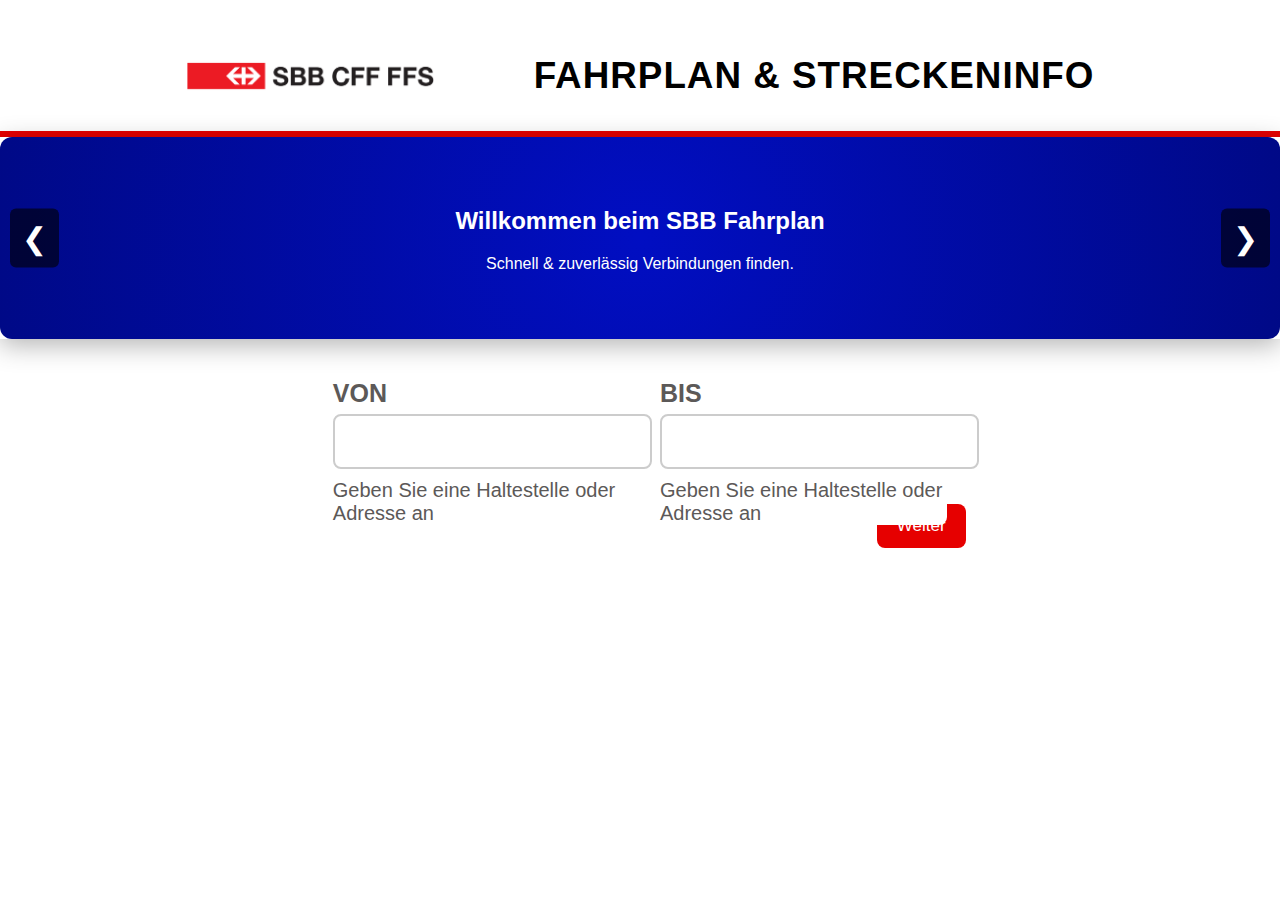
<file: index.html>
<!DOCTYPE html>
<html lang="de">
<head>
  <!-- Meta-Tags für korrekte Anzeige auf Mobilgeräten und Zeichencodierung -->
  <meta name="viewport" content="width=device-width, initial-scale=1.0">
  <meta charset="UTF-8">

  <!-- Beschreibung für Suchmaschinen und Vorschaubilder -->
  <meta name="description"
        content="Finde schnell und einfach SBB-Verbindungen mit Abfahrtszeit, Dauer und Umstiegen. Fahrplan-Suche mit Autocomplete und Echtzeitdaten.">

  <!-- Titel, der im Browser-Tab angezeigt wird -->
  <title>SBB Fahrplan</title>

  <!-- CSS-Datei für Layout, Farben, Buttons, Karussell usw. -->
  <link rel="stylesheet" href="formular-css.css">
</head>

<body>

  <!-- HEADER: Logo und Titel -->
  <header class="sbb-header">
    <img src="SBB.png" alt="SBB Logo" class="sbb-logo">
    <h1>FAHRPLAN & STRECKENINFO</h1>
  </header>

  <!-- Rote Linie unter dem Header als Design-Element -->
  <div class="sbb-redline"></div>

  <!-- KARUSSELL MIT PFEILEN -->
  <div class="carousel">
    <!-- Linker Pfeil: springt zum vorherigen Item -->
    <button class="carousel-btn left" id="prevBtn">&#10094;</button>

    <!-- Wrapper, der die Track-Items enthält; nur ein Item ist sichtbar -->
    <div class="carousel-track-wrapper">
      <div class="carousel-track" id="carouselTrack">
        <!-- Einzelne Karussell-Items -->
        <div class="carousel-item">
          <h2>Willkommen beim SBB Fahrplan</h2>
          <p>Schnell & zuverlässig Verbindungen finden.</p>
        </div>
        <div class="carousel-item">
          <h2>Echtzeitdaten</h2>
          <p>Verspätungen und Ausfälle live abrufen.</p>
        </div>
        <div class="carousel-item">
          <h2>Alle Verkehrsmittel</h2>
          <p>Zug, Bus, Tram, Schiff – alles in einer Suche.</p>
        </div>
      </div>
    </div>

    <!-- Rechter Pfeil: springt zum nächsten Item -->
    <button class="carousel-btn right" id="nextBtn2">&#10095;</button>
  </div>

  <!-- FAHRPLAN-FORMULAR -->
  <form id="fahrplanForm" class="fahrplan-container">

    <!-- STEP 1: Start- und Zielort -->
    <div id="step1">
      <div class="grid-2">
        <!-- Startort -->
        <div>
          <label for="from">VON</label>
          <div class="input-wrapper">
            <input type="text" id="from" autocomplete="off">
            <!-- Vorschläge für Autocomplete -->
            <div id="fromSuggestions" class="suggestions">
              Geben Sie eine Haltestelle oder Adresse an
            </div>
          </div>
          <!-- Fehleranzeige bei ungültiger Eingabe -->
          <span id="fromError" class="error"></span>
        </div>

        <!-- Zielort -->
        <div>
          <label for="to">BIS</label>
          <div class="input-wrapper">
            <input type="text" id="to" autocomplete="off">
            <div id="toSuggestions" class="suggestions">
              Geben Sie eine Haltestelle oder Adresse an
            </div>
          </div>
          <span id="toError" class="error"></span>
        </div>
      </div>

      <!-- Button zum Wechsel zu Step 2 -->
      <div class="button-wrapper">
        <button type="button" id="nextBtn" class="sbb-btn">Weiter</button>
      </div>
    </div>

    <!-- STEP 2: Datum & Zeit -->
    <div id="step2" class="hidden">
      <div class="grid-2">
        <!-- Abfahrtsdatum -->
        <div>
          <label for="date">DATUM</label>
          <input type="date" id="date">
          Geben Sie Ihr Abfahrtsdatum an
        </div>

        <!-- Abfahrtszeit -->
        <div>
          <label for="time">ZEIT</label>
          <input type="time" id="time">
          Geben Sie Ihre Abfahrtszeit an
        </div>
      </div>

      <!-- Button zum Absenden des Formulars -->
      <button type="submit" class="sbb-btn">Fahrplan suchen</button>
    </div>

  </form>

  <!-- ERGEBNISSE DER FAHRPLAN-SUCHE -->
  <div id="results" class="hidden results-box">
    <h2><strong>Verbindungen</strong></h3>

    <!-- Loader wird angezeigt, während Daten geladen werden -->
    <div id="loader" class="loader hidden"></div>

    <!-- Liste der Verbindungen; JS füllt <li>-Elemente dynamisch -->
    <ul id="connections"></ul>
  </div>

  <!-- JAVASCRIPT-Datei für Interaktivität -->
  <script src="formular-js.js"></script>

  <!-- 
  Erklärung der wichtigsten Funktionen:

  1. Karussell:
     - Die Track-Elemente werden per JS verschoben (translateX), nur ein Item sichtbar.
     - Buttons left/right steuern die Bewegung.

  2. Step-Wizard (Step1 → Step2):
     - Step2 ist initially hidden.
     - Nach Klick auf "Weiter" prüft JS die Eingaben von Step1.
     - Wenn gültig, wird Step1 hidden und Step2 sichtbar.

  3. Autocomplete:
     - JS hört auf Tastatureingaben in "from" und "to".
     - Zeigt passende Haltestellen/Adressen im div mit id fromSuggestions/toSuggestions.
     - Klick auf Vorschlag füllt das Input-Feld.

  4. Fehleranzeigen:
     - Leere oder ungültige Eingaben zeigen Text in fromError/toError.
     - Wird dynamisch per JS angezeigt/entfernt.

  5. Loader & Ergebnisse:
     - Beim Absenden: loader sichtbar.
     - JS ruft Fahrplandaten ab (z.B. SBB API).
     - Ergebnisse als <li> in "connections" eingefügt.
     - Nach Laden: loader hidden, results sichtbar.
  -->

</body>
</html>
</file>
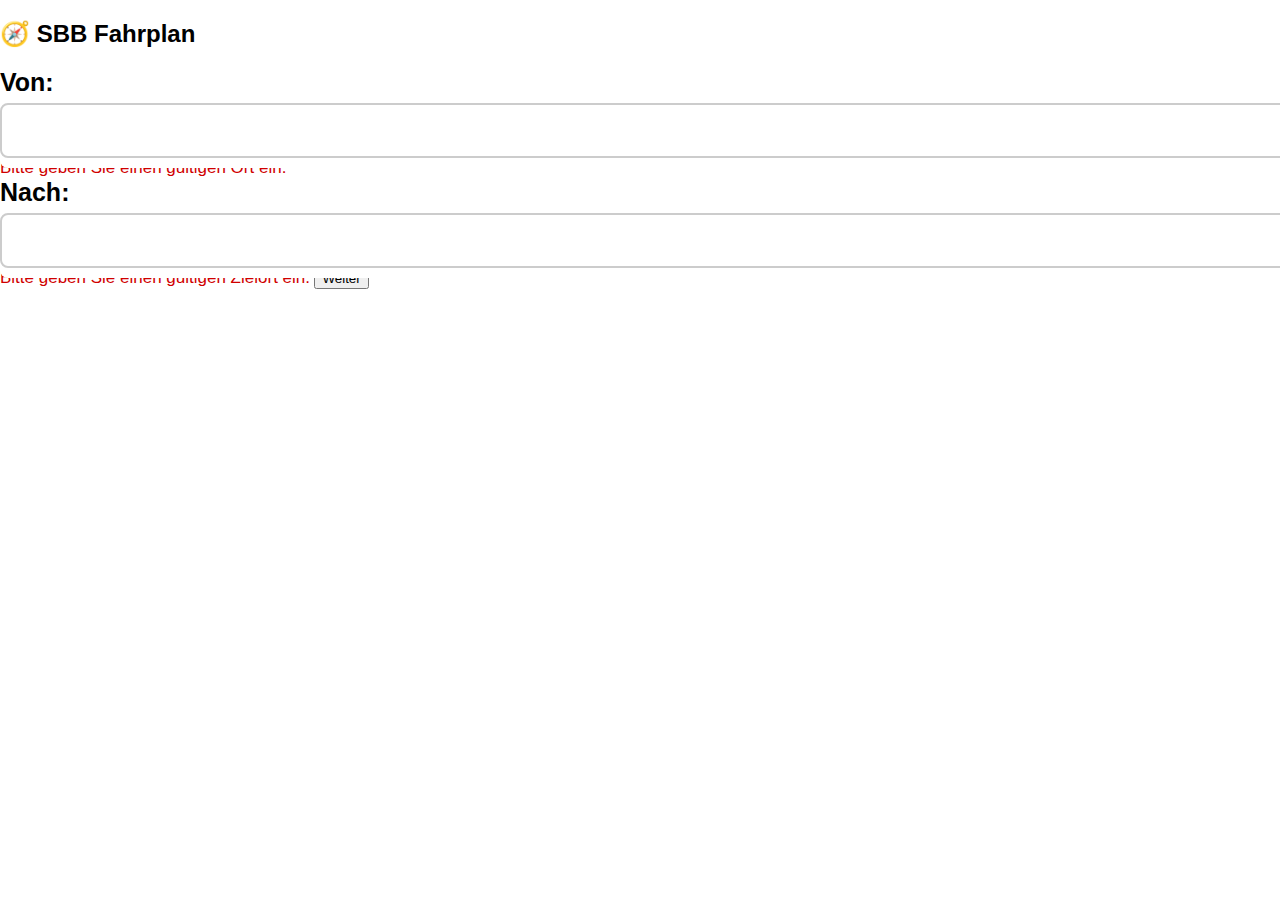
<file: formular.html>
<!DOCTYPE html>
<html lang="de">
<head>
  <meta charset="UTF-8">
  <title>SBB Fahrplan Formular</title>
  <link rel="stylesheet" href="formular-css.css">
</head>
<body>

  <h2>🧭 SBB Fahrplan</h2>

  <form id="fahrplanForm">
    <!-- Schritt 1 -->
    <div class="step" id="step1">
      <label for="from">Von:</label>
      <input type="text" id="from" name="from" required aria-describedby="fromError" autocomplete="off">
      <div id="fromSuggestions" class="suggestions"></div>
      <span id="fromError" class="error">Bitte geben Sie einen gültigen Ort ein.</span>

      <label for="to">Nach:</label>
      <input type="text" id="to" name="to" required aria-describedby="toError" autocomplete="off">
      <div id="toSuggestions" class="suggestions"></div>
      <span id="toError" class="error">Bitte geben Sie einen gültigen Zielort ein.</span>

      <button type="button" id="nextBtn">Weiter</button>
    </div>

    <!-- Schritt 2 -->
    <div class="step hidden" id="step2">
      <label for="date">Abfahrtsdatum:</label>
      <input type="date" id="date" name="date" required aria-describedby="dateError">
      <span id="dateError" class="error">Bitte wählen Sie ein gültiges Datum.</span>

      <label for="time">Abfahrtszeit:</label>
      <input type="time" id="time" name="time" required aria-describedby="timeError">
      <span id="timeError" class="error">Bitte geben Sie eine gültige Zeit ein.</span>

      <button type="submit">Fahrplan suchen</button>
    </div>
  </form>

  <!-- Ergebnisse -->
  <div id="results" class="hidden">
    <h3>Verbindungen</h3>
    <ul id="connections"></ul>
  </div>

  <script src="formular-js.js"></script>
</body>
</html>
</file>
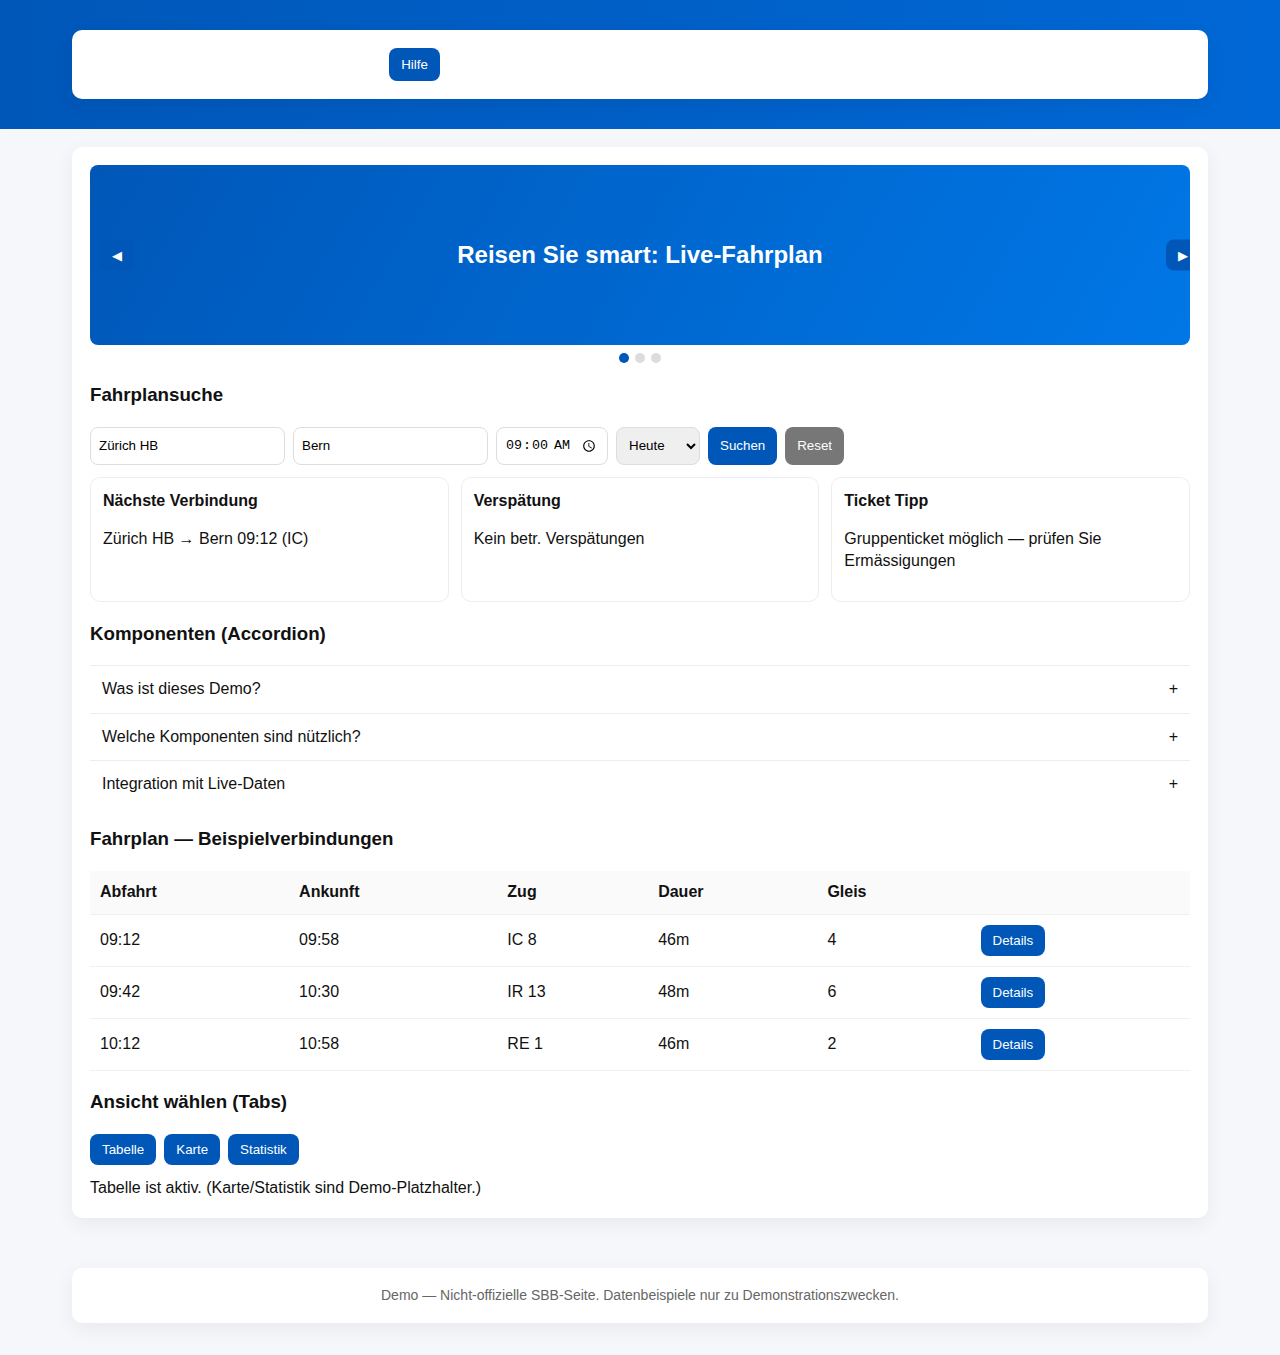
<file: test-components.html>
<!doctype html>
<html lang="de">
<head>
  <meta charset="utf-8">
  <meta name="viewport" content="width=device-width,initial-scale=1">
  <title>SBB Fahrplan — Komponenten Demo</title>
  <style>
    :root{--accent:#0057b8;--muted:#666}
    body{font-family:Inter,Segoe UI,Arial,sans-serif;line-height:1.4;margin:0;background:#f6f7fb;color:#111}
    header{background:linear-gradient(90deg,var(--accent),#0068d6);color:#fff;padding:12px 18px}
    .container{max-width:1100px;margin:18px auto;padding:18px;background:#fff;border-radius:10px;box-shadow:0 6px 20px rgba(15,20,30,0.06)}
    nav{display:flex;gap:12px;align-items:center}
    nav .brand{font-weight:700}
    .controls{margin-left:auto;display:flex;gap:8px}
    .btn{background:var(--accent);color:#fff;border:none;padding:8px 12px;border-radius:8px;cursor:pointer}
    .btn.ghost{background:transparent;color:#fff;border:1px solid rgba(255,255,255,0.2)}

    /* Carousel */
    .carousel{position:relative;overflow:hidden;border-radius:8px}
    .slides{display:flex;transition:transform .5s ease}
    .slide{min-width:100%;padding:28px;box-sizing:border-box;display:flex;align-items:center;justify-content:center;height:180px;color:#fff}
    .slide h2{margin:0}
    .carousel .nav{position:absolute;top:50%;transform:translateY(-50%);width:100%;display:flex;justify-content:space-between;padding:0 10px}
    .dotbar{display:flex;gap:6px;justify-content:center;margin-top:8px}
    .dot{width:10px;height:10px;border-radius:50%;background:#ddd;cursor:pointer}
    .dot.active{background:var(--accent)}

    /* Search form */
    form.search{display:flex;gap:8px;flex-wrap:wrap;margin:12px 0}
    form.search input, form.search select{padding:8px;border-radius:8px;border:1px solid #ddd}

    /* Accordion */
    .accordion{margin-top:14px}
    .acc-item{border-top:1px solid #eee}
    .acc-header{display:flex;justify-content:space-between;align-items:center;padding:12px;cursor:pointer}
    .acc-body{padding:12px;border-top:1px solid #f0f0f0;display:none}

    /* Timetable table */
    table{width:100%;border-collapse:collapse;margin-top:12px}
    th,td{padding:10px;border-bottom:1px solid #f0f0f0;text-align:left}
    th{background:#fafafa}
    tr:hover{background:#fbfdff}

    /* Cards */
    .cards{display:grid;grid-template-columns:repeat(auto-fit,minmax(200px,1fr));gap:12px;margin-top:12px}
    .card{padding:12px;border-radius:10px;border:1px solid #eee;background:#fff}

    /* Modal */
    .modal-backdrop{position:fixed;inset:0;background:rgba(0,0,0,0.45);display:none;align-items:center;justify-content:center}
    .modal{background:#fff;padding:18px;border-radius:10px;max-width:600px;width:90%}

    footer{padding:14px;text-align:center;color:var(--muted);font-size:14px}

    @media (max-width:700px){.controls{display:none}}
  </style>
</head>
<body>
  <header>
    <div class="container" style="display:flex;align-items:center">
      <nav>
        <div class="brand">SBB Fahrplan — Komponenten Demo</div>
        <div class="controls">
          <button class="btn" id="helpBtn">Hilfe</button>
          <button class="btn ghost" id="aboutBtn">Über</button>
        </div>
      </nav>
    </div>
  </header>

  <main class="container" role="main">
    <!-- Carousel -->
    <section aria-label="Highlights">
      <div class="carousel" id="carousel">
        <div class="slides" id="slides">
          <div class="slide" style="background:linear-gradient(120deg,#0057b8,#0077e6)"><h2>Reisen Sie smart: Live-Fahrplan</h2></div>
          <div class="slide" style="background:linear-gradient(120deg,#006f3c,#009955)"><h2>Pünktlich ankommen: Verbindungen vergleichen</h2></div>
          <div class="slide" style="background:linear-gradient(120deg,#8a3ffc,#5b2be6)"><h2>Ticketinfos & Verspätungen</h2></div>
        </div>
        <div class="nav">
          <button class="btn" id="prev">◀</button>
          <button class="btn" id="next">▶</button>
        </div>
      </div>
      <div class="dotbar" id="dots"></div>
    </section>

    <!-- Search form (component) -->
    <section aria-label="Fahrplansuche">
      <h3>Fahrplansuche</h3>
      <form class="search" id="searchForm" onsubmit="return false">
        <input id="from" placeholder="Ab (z. B. Zürich HB)" value="Zürich HB">
        <input id="to" placeholder="Nach (z. B. Bern)" value="Bern">
        <input type="time" id="time" value="09:00">
        <select id="day">
          <option value="today">Heute</option>
          <option value="tomorrow">Morgen</option>
        </select>
        <button class="btn" id="searchBtn">Suchen</button>
        <button class="btn" id="resetBtn" type="button" style="background:#777">Reset</button>
      </form>
    </section>

    <!-- Cards (component) -->
    <section aria-label="Schnelle Infos">
      <div class="cards">
        <div class="card"><strong>Nächste Verbindung</strong><p id="nextConn">Zürich HB → Bern 09:12 (IC)</p></div>
        <div class="card"><strong>Verspätung</strong><p id="delay">Kein betr. Verspätungen</p></div>
        <div class="card"><strong>Ticket Tipp</strong><p>Gruppenticket möglich — prüfen Sie Ermässigungen</p></div>
      </div>
    </section>

    <!-- Accordion (component) -->
    <section class="accordion" aria-label="Erklärung Komponenten">
      <h3>Komponenten (Accordion)</h3>
      <div class="acc-item">
        <div class="acc-header" data-acc="a1">Was ist dieses Demo? <span>+</span></div>
        <div class="acc-body" id="a1">Dies ist eine statische Demo eines Fahrplans mit UI-Komponenten: Carousel, Accordion, Modal, Search, Cards, Tabelle.</div>
      </div>
      <div class="acc-item">
        <div class="acc-header" data-acc="a2">Welche Komponenten sind nützlich? <span>+</span></div>
        <div class="acc-body" id="a2">Für Ihr Projekt besonders hilfreich sind: die Suchkomponente (Fahrplansuche), der Fahrplan-Tabellen-Viewer, Filter/Sortierung und Info-Modals für einzelne Verbindungen.</div>
      </div>
      <div class="acc-item">
        <div class="acc-header" data-acc="a3">Integration mit Live-Daten <span>+</span></div>
        <div class="acc-body" id="a3">Für Echtzeitdaten würden Sie eine API (z.B. SBB Open API) nutzen. Hier ist eine statische Simulation.</div>
      </div>
    </section>

    <!-- Timetable (component: table + modal) -->
    <section aria-label="Fahrplantabelle">
      <h3>Fahrplan — Beispielverbindungen</h3>
      <table id="timetable" role="table">
        <thead>
          <tr><th>Abfahrt</th><th>Ankunft</th><th>Zug</th><th>Dauer</th><th>Gleis</th><th></th></tr>
        </thead>
        <tbody>
          <!-- sample rows -->
          <tr data-id="1"><td>09:12</td><td>09:58</td><td>IC 8</td><td>46m</td><td>4</td><td><button class="btn details">Details</button></td></tr>
          <tr data-id="2"><td>09:42</td><td>10:30</td><td>IR 13</td><td>48m</td><td>6</td><td><button class="btn details">Details</button></td></tr>
          <tr data-id="3"><td>10:12</td><td>10:58</td><td>RE 1</td><td>46m</td><td>2</td><td><button class="btn details">Details</button></td></tr>
        </tbody>
      </table>
    </section>

    <!-- Tabs (additional component) -->
    <section aria-label="Tabs">
      <h3>Ansicht wählen (Tabs)</h3>
      <div style="display:flex;gap:8px">
        <button class="btn" data-tab="table">Tabelle</button>
        <button class="btn" data-tab="map">Karte</button>
        <button class="btn" data-tab="stats">Statistik</button>
      </div>
      <div id="tabContent" style="margin-top:12px">Tabelle ist aktiv. (Karte/Statistik sind Demo-Platzhalter.)</div>
    </section>

  </main>

  <footer>
    <div class="container">Demo — Nicht-offizielle SBB-Seite. Datenbeispiele nur zu Demonstrationszwecken.</div>
  </footer>

  <!-- Modal -->
  <div class="modal-backdrop" id="modal">
    <div class="modal" role="dialog" aria-modal="true" aria-labelledby="modalTitle">
      <h3 id="modalTitle">Verbindungsdetails</h3>
      <div id="modalBody"></div>
      <div style="text-align:right;margin-top:12px">
        <button class="btn" id="closeModal">Schliessen</button>
      </div>
    </div>
  </div>

  <script>
    // Simple Carousel
    (function(){
      const slides = document.getElementById('slides');
      const total = slides.children.length; let idx = 0; const dots = document.getElementById('dots');
      for(let i=0;i<total;i++){const d=document.createElement('div');d.className='dot';d.dataset.i=i;d.addEventListener('click',()=>go(i));dots.appendChild(d)}
      function update(){slides.style.transform='translateX(' + (-idx*100) + '%)';Array.from(dots.children).forEach((d,i)=>d.classList.toggle('active',i===idx))}
      function go(i){idx=i;update()}
      document.getElementById('prev').addEventListener('click',()=>{idx=(idx-1+total)%total;update()});
      document.getElementById('next').addEventListener('click',()=>{idx=(idx+1)%total;update()});
      update();
      // autoplay
      let timer=setInterval(()=>{idx=(idx+1)%total;update()},5000);
      document.getElementById('carousel').addEventListener('mouseover',()=>clearInterval(timer));
      document.getElementById('carousel').addEventListener('mouseout',()=>timer=setInterval(()=>{idx=(idx+1)%total;update()},5000));
    })();

    // Accordion
    document.querySelectorAll('.acc-header').forEach(h=>{
      h.addEventListener('click',()=>{
        const id = h.dataset.acc; const body = document.getElementById(id);
        const open = body.style.display === 'block';
        // close others
        document.querySelectorAll('.acc-body').forEach(b=>b.style.display='none');
        document.querySelectorAll('.acc-header span').forEach(s=>s.textContent='+');
        if(!open){body.style.display='block';h.querySelector('span').textContent='−'}
      })
    });

    // Modal & Details
    const modal = document.getElementById('modal');
    const modalBody = document.getElementById('modalBody');
    document.querySelectorAll('.details').forEach(btn=>btn.addEventListener('click',e=>{
      const tr = e.target.closest('tr'); const id = tr.dataset.id;
      // sample details based on id
      const samples = {
        '1':{route:'Zürich HB → Bern via Olten',stops:['Zürich HB','Olten','Bern'],notes:'IC — Sitzplatz empfohlen.'},
        '2':{route:'Zürich HB → Bern (Regional)',stops:['Zürich HB','Regensdorf','Aarau','Bern'],notes:'IR — mehrere Zwischenhalte.'},
        '3':{route:'Zürich HB → Bern (RE)',stops:['Zürich HB','Baden','Olten','Bern'],notes:'RE — Regionalexpress.'}
      };
      const info = samples[id]||{route:'Unbekannt',stops:[],notes:''};
      modalBody.innerHTML = `<p><strong>Route:</strong> ${info.route}</p><p><strong>Halte:</strong> ${info.stops.join(', ')}</p><p><strong>Hinweis:</strong> ${info.notes}</p>`;
      modal.style.display='flex';
    }));
    document.getElementById('closeModal').addEventListener('click',()=>modal.style.display='none');
    modal.addEventListener('click',e=>{if(e.target===modal)modal.style.display='none'});

    // Search form filters table (static demo)
    document.getElementById('searchBtn').addEventListener('click',()=>{
      const from = document.getElementById('from').value.toLowerCase();
      const to = document.getElementById('to').value.toLowerCase();
      // For demo just update cards and simulate results
      document.getElementById('nextConn').textContent = `${from || 'Start'} → ${to || 'Ziel'} 09:12 (IC)`;
      document.getElementById('delay').textContent = 'Keine aktuellen Störungen';
      // highlight first row
      const rows = document.querySelectorAll('#timetable tbody tr');
      rows.forEach(r=>r.style.background='');
      rows[0].style.background='rgba(0,87,184,0.06)';
    });
    document.getElementById('resetBtn').addEventListener('click',()=>{document.getElementById('from').value='Zürich HB';document.getElementById('to').value='Bern';document.getElementById('time').value='09:00';document.getElementById('nextConn').textContent='Zürich HB → Bern 09:12 (IC)';document.getElementById('delay').textContent='Kein betr. Verspätungen'});

    // Tabs
    document.querySelectorAll('[data-tab]').forEach(b=>b.addEventListener('click',()=>{
      const t = event.target.dataset.tab; const c=document.getElementById('tabContent');
      if(t==='table') c.textContent='Tabelle ist aktiv. (Sie sehen die Liste oben).';
      if(t==='map') c.textContent='Kartenansicht — hier könnten Sie eine Karte einbetten (z.B. Leaflet).';
      if(t==='stats') c.textContent='Statistik — Beispiel: Auslastung, Durchschnittsverspätung.';
    }));

    // About/help buttons
    document.getElementById('helpBtn').addEventListener('click',()=>alert('Dieses Demo zeigt UI-Komponenten. Für Live-Daten SBB API integrieren.'));
    document.getElementById('aboutBtn').addEventListener('click',()=>alert('Nicht-offizielles Demo — nur Beispielcode.'));

    // Accessibility: keyboard support for accordion
    document.querySelectorAll('.acc-header').forEach(h=>{h.tabIndex=0;h.addEventListener('keydown',e=>{if(e.key==='Enter'||e.key===' ')h.click()})});
  </script>
</body>
</html>
</file>
<file: formular-css.css>
/* --- Global --- ganzes Dokument festgelegt*/
body {
  font-family: Arial, Helvetica, sans-serif;
  margin: 0;
  padding: 0;
  background: white;
}

/* --- Hidden --- */
.hidden {
  display: none;
}

/* --- Header --- */
.sbb-header {
  display: flex;
  align-items: center;
  justify-content: center;
  gap: 100px;
  padding: 30px 20px 10px;
}

.sbb-logo {
  height: auto;
  width: 20%;
}

.sbb-header h1 {
  font-size: 230%;
  font-weight: 700;
  letter-spacing: 1px;
}

/* Rote Linie */
.sbb-redline {
  height: 6px;
  background: #e60000;
  width: 100%;
}

/* --- KARUSSELL --- */
.carousel {
  width: 100%;
  overflow: hidden;
  background: rgb(255, 255, 255);
  position: relative;
  padding-top: 0px;
  padding-bottom: 0px;
  color: white;
  box-shadow: 0 6px 25px rgba(0, 0, 0, 0.3); /* horizontal, vertikal, Weichzeichner, Farbe */
}

.carousel-track-wrapper {
  width: 100%;
  overflow: hidden;
}

.carousel-track {
  display: flex;
  transition: transform 0.5s ease;
}

.carousel-item {
  min-width: 100%;
  padding: 50px 20px;
  text-align: center;
  box-sizing: border-box;
}

.carousel-item:nth-child(1),
.carousel-item:nth-child(2),
.carousel-item:nth-child(3) {
  border-radius: 12px;

  background: radial-gradient(
    circle,
    #010ec2 0%,     /* hell in der Mitte */
    #000987 100%,    /* dunkel außen */
    #000987 100%
  );
}



/* Pfeile */
.carousel-btn {
  position: absolute;
  top: 50%;
  transform: translateY(-50%);
  border: none;
  color: #e60;
  font-size: 30px;
  padding: 10px 15px;
  border-radius: 50%;
  cursor: pointer;
}


.carousel-btn.left {
  left: 20px;
}

.carousel-btn.right {
  right: 20px;
}

.carousel-btn {
  position: absolute;
  top: 50%;
  transform: translateY(-50%);
  background: rgba(0,0,0,0.6);
  color: white;
  border: none;
  padding: 12px;
  cursor: pointer;
  border-radius: 6px;

  /* WICHTIG: Pfeile immer über allem anzeigen */
  z-index: 9999;
  pointer-events: auto;
}

.carousel-btn.left {
  left: 10px;
}

.carousel-btn.right {
  right: 10px;
}


/* Loader & rest bleibt identisch wie bisher */
.loader {
  border: 6px solid #ccc;
  border-top: 6px solid #e60000;
  border-radius: 50%;
  width: 50px;
  height: 50px;
  margin: 20px auto;
  animation: spin 1s linear infinite;
}


/* --- Container --- */
.fahrplan-container {
  max-width: 50%;
  margin: 40px 26%;
}

/* --- Grid Layout (2 Spalten) --- */
.grid-2 {
  display: grid;
  grid-template-columns: 1fr 1fr;
  gap: 40px;
  margin-bottom: 35px;
  color: #5c5958;
  font-size: 20px;
}

/* --- Inputs --- */
label {
  font-weight: bold;
  display: block;
  margin-bottom: 6px;
  font-size: 25px;
}

input {
  padding: 14px;
  font-size: 20px;
  border: 2px solid #ccc;
  border-radius: 8px;
  width: 100%;
}

/* Validierung */
input.valid { border-color: #009900; }
input.invalid { border-color: #d00000; }

.error {
  color: #d00000;
  font-size: 17px;
  margin-top: 35px;
}

/* Validierung für Datum/Zeit */
input[type="date"].valid,
input[type="time"].valid {
  border-color: #009900;
}

input[type="date"].invalid,
input[type="time"].invalid {
  border-color: #d00000;
}

/* Autocomplete */
.input-wrapper {
  position: relative;
}

.suggestions {
  position: absolute;
  color: #5c5958;
  border-top: none;
  width: 100%;
  z-index: 50;
  background: white;
  border-radius: 0 0 8px 8px;
  font-size: 20px;
  padding-top: 10px;
}

.suggestions div {
  padding: 10px;
  cursor: pointer;
}

.suggestions div:hover {
  background: #e8f0ff;
}

/* Buttons */
.sbb-btn {
  background: #e60000;
  color: white;
  border: none;
  padding: 12px 20px;
  font-size: 17px;
  border-radius: 8px;
  cursor: pointer;
  margin-right: -3%;
}

.sbb-btn:hover {
  background: #bb0000;
}

.button-wrapper {
  text-align: right;
  margin-top: 10px;
}

/* Result Box */
.results-box {
  max-width: 50%;
  margin: 30px 26%;
  background: white;
  border-radius: 12px;
}

.verbindung {
  font-size: 30px;
}

#connections li {
  list-style: none;
  background: #0011ffc3;
  padding: 15px;
  margin: 10px 0;
  border-radius: 10px;
  color: rgb(0, 0, 0);
  font-weight: 500;
  font-size: 120%;
}

/* --- LADE-ANIMATION --- */
.loader {
  border: 6px solid #ccc;
  border-top: 6px solid #e60000;
  border-radius: 50%;
  width: 50px;
  height: 50px;
  margin: 20px auto;
  animation: spin 1s linear infinite;
}

@keyframes spin {
  0% { transform: rotate(0deg); }
  100% { transform: rotate(360deg); }
}


/* =========================
   RESPONSIVE DESIGN
   ========================= */

/* --- Tablets & kleinere Screens --- */
@media (max-width: 1024px) {

  .fahrplan-container,
  .results-box {
    max-width: 80%;
    margin: 30px auto;
  }

  .sbb-header {
    gap: 40px;
  }

  .sbb-logo {
    width: 30%;
  }
}

/* --- Mobile (Portrait) --- */
@media (max-width: 1200px) {

  /* Header */
  .sbb-header {
    flex-direction: column;
    gap: 15px;
    text-align: center;
  }

  .sbb-logo {
    width: 45%;
  }

  .sbb-header h1 {
    font-size: 180%;
  }

  /* Carousel */
  .carousel-item {
    padding: 35px 15px;
  }

  .carousel-item h2 {
    font-size: 22px;
  }

  .carousel-item p {
    font-size: 16px;
  }

  /* Form & Results */
  .fahrplan-container,
  .results-box {
    max-width: 90%;
    margin: 25px auto;
  }

  /* Grid → 1 Spalte */
  .grid-2 {
    grid-template-columns: 1fr;
    gap: 25px;
  }

  label {
    font-size: 20px;
  }

  input {
    font-size: 18px;
    padding: 12px;
  }

  .button-wrapper {
    text-align: center;
  }

  .sbb-btn {
    width: 100%;
    font-size: 18px;
    padding: 14px;
  }

  /* Autocomplete */
  .suggestions {
    font-size: 18px;
  }
}

/* --- Sehr kleine Geräte (z. B. iPhone SE) --- */
@media (max-width: 480px) {

  .sbb-header h1 {
    font-size: 160%;
  }

  .carousel-btn {
    font-size: 22px;
    padding: 8px;
  }

  .carousel-item h2 {
    font-size: 20px;
  }

  .carousel-item p {
    font-size: 15px;
  }

  input {
    font-size: 16px;
  }
}


/* =========================
   SBB VERBINDUNGS-DESIGN
   ========================= */

.connections-list {
  padding: 0;
  margin: 0;
}

/* Einzelne Verbindung */
.connection-card {
  background: #ffffff;
  border-radius: 12px;
  padding: 18px;
  margin-bottom: 18px;
  box-shadow: 0 4px 14px rgba(0,0,0,0.1);
}

/* Kopfzeile */
.connection-header {
  display: flex;
  justify-content: space-between;
  align-items: center;
  font-weight: bold;
  font-size: 18px;
  margin-bottom: 10px;
}

.connection-duration {
  color: #e60000;
  font-weight: bold;
}

/* Datum */
.connection-date {
  font-size: 14px;
  color: #666;
  margin-bottom: 12px;
}

/* Timeline */
.timeline {
  display: flex;
  gap: 16px;
}

.timeline-times {
  display: flex;
  flex-direction: column;
  justify-content: space-between;
  font-weight: bold;
}

.timeline-line {
  width: 2px;
  background: #000;
  margin: 4px 0;
}

.timeline-stations {
  display: flex;
  flex-direction: column;
  justify-content: space-between;
}

/* Mobile */
@media (max-width: 600px) {
  .connection-header {
    flex-direction: column;
    align-items: flex-start;
    gap: 6px;
  }
}
</file>
